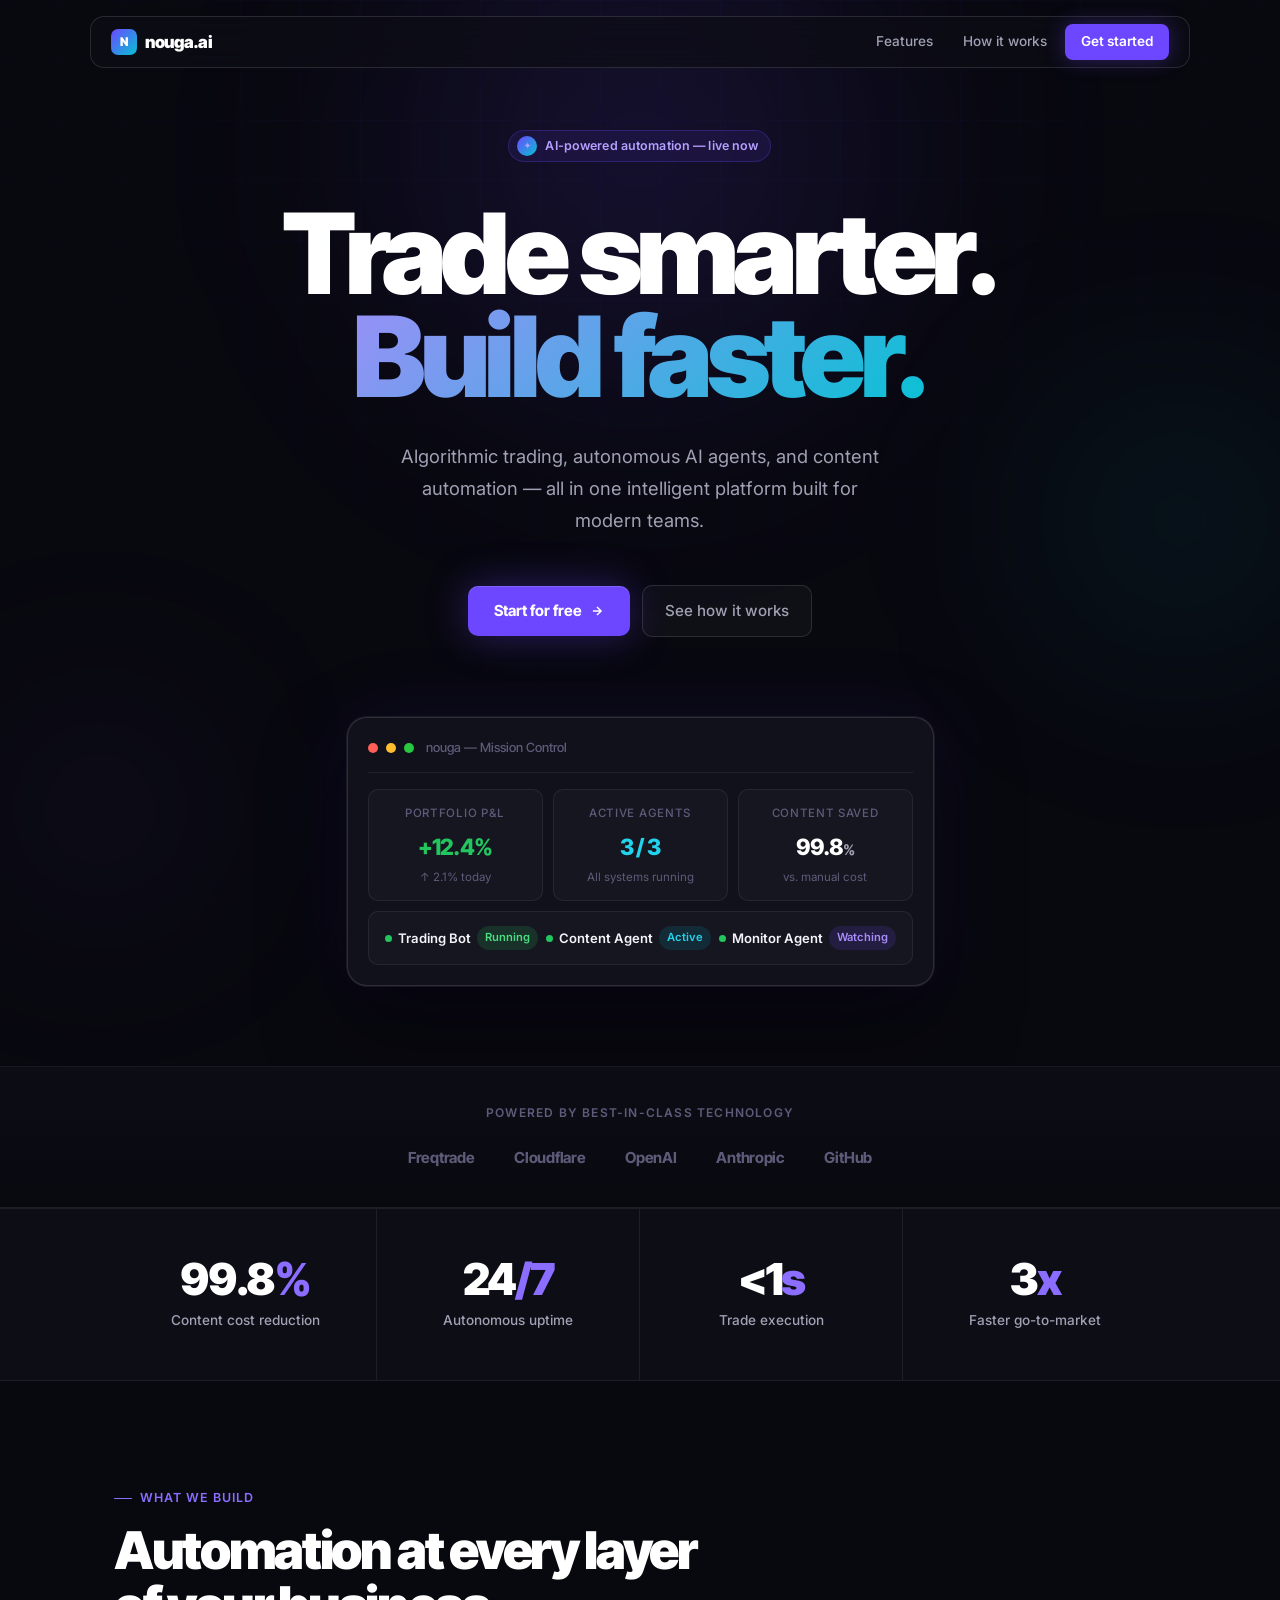
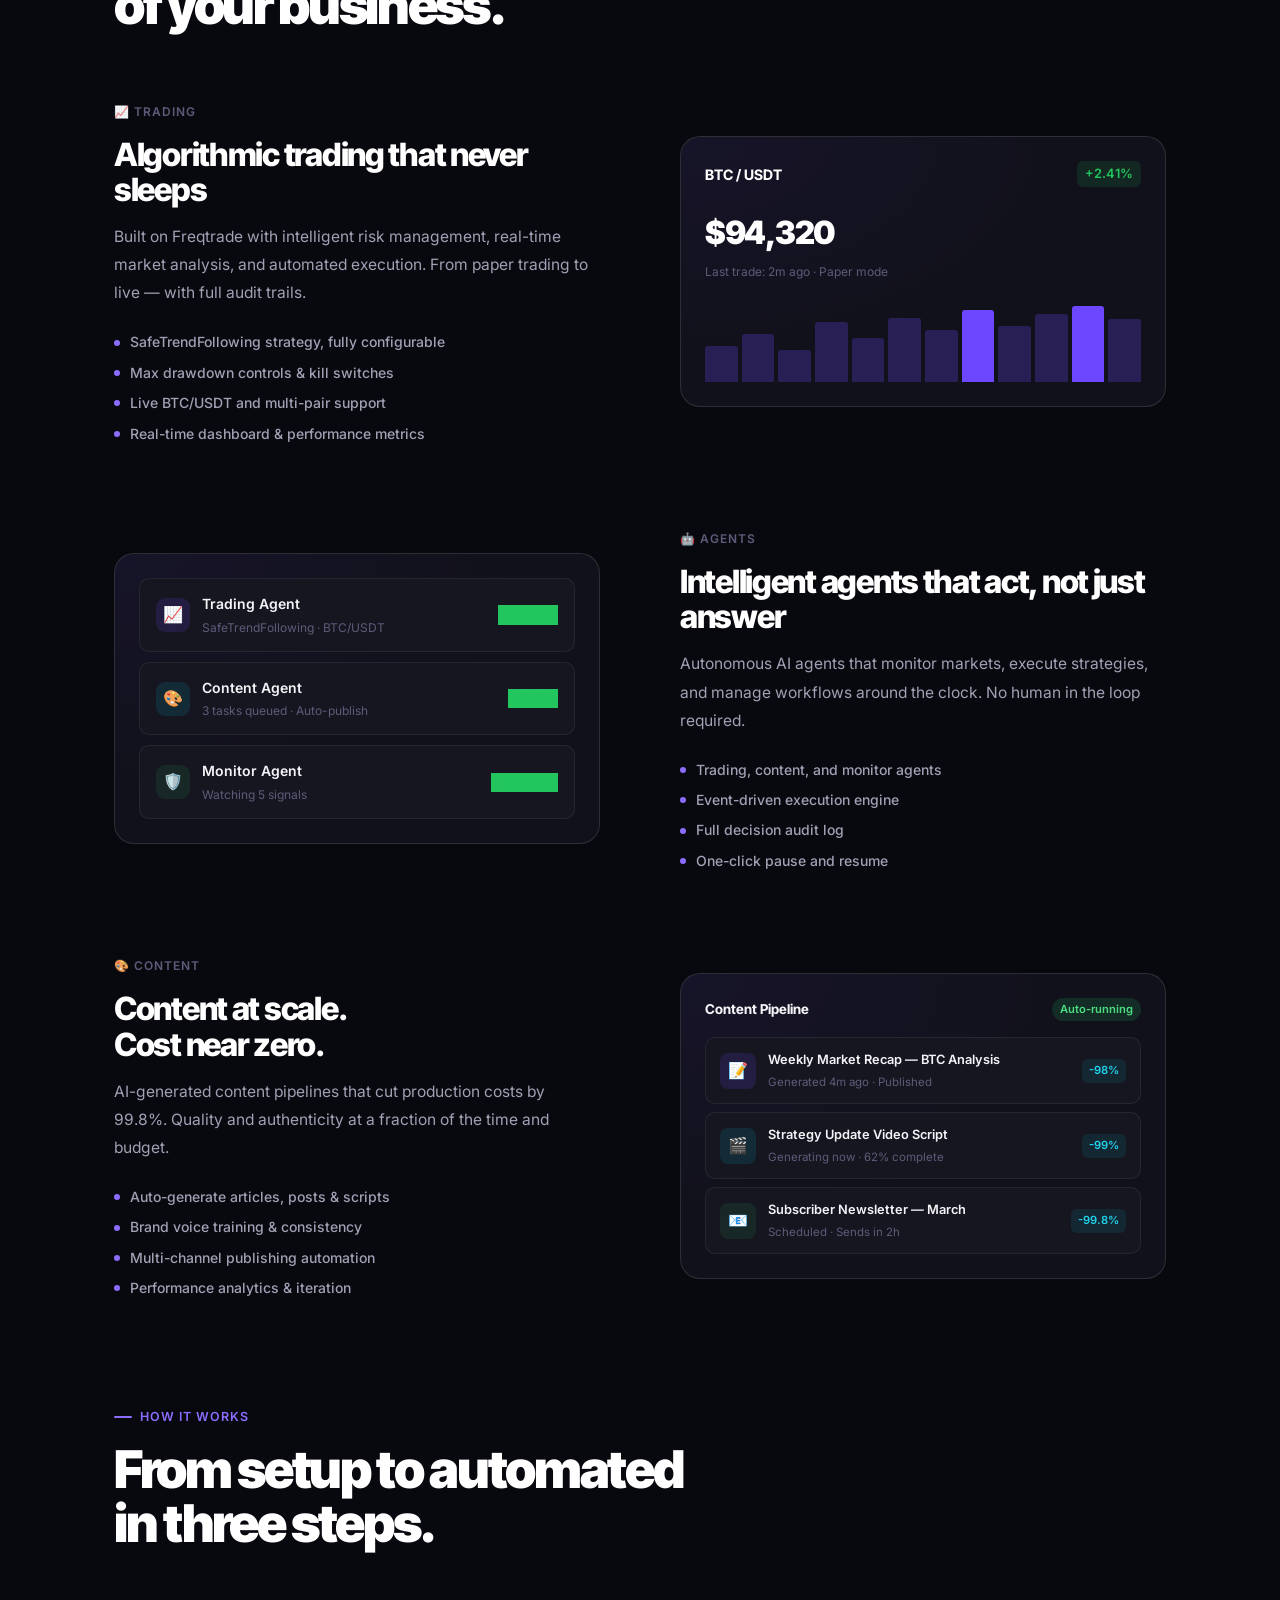
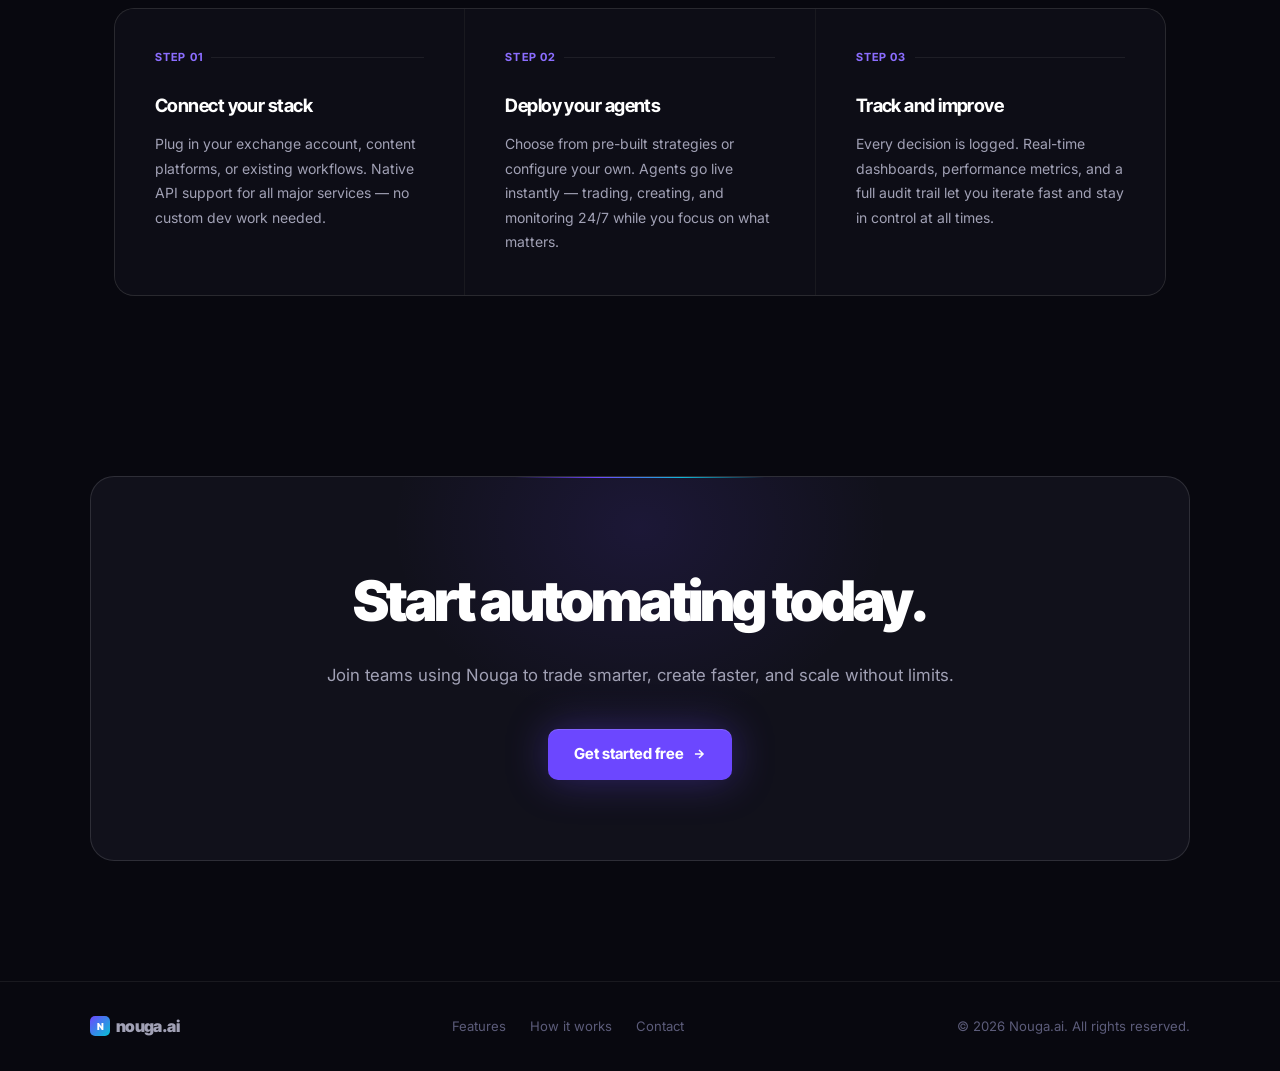
<file: index.html>
<!DOCTYPE html>
<html lang="en">
<head>
    <meta charset="UTF-8">
    <meta name="viewport" content="width=device-width, initial-scale=1.0">
    <title>Nouga.ai — Intelligent Automation</title>
    <meta name="description" content="AI-powered trading, intelligent agents, and content automation. Built for teams that move fast.">
    <link rel="preconnect" href="https://fonts.googleapis.com">
    <link rel="preconnect" href="https://fonts.gstatic.com" crossorigin>
    <link href="https://fonts.googleapis.com/css2?family=Inter+Tight:ital,wght@0,400;0,500;0,600;0,700;0,800;0,900;1,800&family=Inter:wght@300;400;500;600&display=swap" rel="stylesheet">
    <style>
    /* ============================================================
       RESET & BASE
    ============================================================ */
    *, *::before, *::after { margin: 0; padding: 0; box-sizing: border-box; }
    html { scroll-behavior: smooth; font-size: 16px; }

    :root {
        --bg:        #08080f;
        --bg1:       #0d0d16;
        --bg2:       #11111b;
        --bg3:       #161620;
        --p:         #6c47ff;   /* primary purple */
        --p-light:   #8b6dff;
        --p-glow:    rgba(108,71,255,0.35);
        --c:         #06c2d4;   /* cyan */
        --c-light:   #22d3ee;
        --g:         #22c55e;   /* green */
        --text:      #f4f4f8;
        --text2:     #a1a1b5;
        --text3:     #5c5c7a;
        --border:    rgba(255,255,255,0.07);
        --border2:   rgba(255,255,255,0.12);
        --radius:    14px;
        --radius-lg: 20px;
    }

    body {
        font-family: 'Inter', system-ui, sans-serif;
        background: var(--bg);
        color: var(--text);
        line-height: 1.6;
        -webkit-font-smoothing: antialiased;
        overflow-x: hidden;
    }

    a { text-decoration: none; color: inherit; }

    /* ============================================================
       ANIMATED GRID BACKGROUND
    ============================================================ */
    .grid-bg {
        position: fixed;
        inset: 0;
        z-index: 0;
        pointer-events: none;
        background-image:
            linear-gradient(rgba(108,71,255,0.03) 1px, transparent 1px),
            linear-gradient(90deg, rgba(108,71,255,0.03) 1px, transparent 1px);
        background-size: 60px 60px;
        mask-image: radial-gradient(ellipse 80% 80% at 50% 0%, black 30%, transparent 100%);
    }

    /* ============================================================
       NAV
    ============================================================ */
    .nav {
        position: fixed;
        top: 16px;
        left: 50%;
        transform: translateX(-50%);
        z-index: 1000;
        width: calc(100% - 48px);
        max-width: 1100px;
        background: rgba(13,13,22,0.7);
        backdrop-filter: blur(20px);
        -webkit-backdrop-filter: blur(20px);
        border: 1px solid var(--border2);
        border-radius: 14px;
        padding: 0 20px;
        height: 52px;
        display: flex;
        align-items: center;
        justify-content: space-between;
        transition: background 0.3s;
    }

    .nav-logo {
        font-family: 'Inter Tight', sans-serif;
        font-weight: 900;
        font-size: 1.05rem;
        letter-spacing: -0.04em;
        color: #fff;
        display: flex;
        align-items: center;
        gap: 8px;
    }

    .nav-logo-mark {
        width: 26px;
        height: 26px;
        border-radius: 7px;
        background: linear-gradient(135deg, var(--p), var(--c));
        display: flex;
        align-items: center;
        justify-content: center;
        font-size: 0.75rem;
        font-weight: 900;
        color: #fff;
        letter-spacing: -0.02em;
        flex-shrink: 0;
    }

    .nav-links {
        display: flex;
        align-items: center;
        gap: 6px;
    }

    .nav-link {
        font-size: 0.85rem;
        font-weight: 500;
        color: var(--text2);
        padding: 6px 12px;
        border-radius: 8px;
        transition: color 0.2s, background 0.2s;
    }
    .nav-link:hover { color: var(--text); background: rgba(255,255,255,0.05); }

    .nav-cta {
        font-size: 0.85rem;
        font-weight: 600;
        color: #fff;
        background: var(--p);
        padding: 7px 16px;
        border-radius: 8px;
        transition: opacity 0.2s, transform 0.2s;
        box-shadow: 0 0 20px var(--p-glow);
    }
    .nav-cta:hover { opacity: 0.88; transform: translateY(-1px); }

    /* ============================================================
       HERO
    ============================================================ */
    .hero {
        position: relative;
        min-height: 100vh;
        display: flex;
        flex-direction: column;
        align-items: center;
        justify-content: center;
        padding: 130px 24px 80px;
        text-align: center;
        overflow: hidden;
        z-index: 1;
    }

    /* animated gradient mesh */
    .hero-mesh {
        position: absolute;
        inset: 0;
        z-index: 0;
        overflow: hidden;
    }

    .mesh-orb {
        position: absolute;
        border-radius: 50%;
        filter: blur(100px);
        animation: float 8s ease-in-out infinite;
    }

    .mesh-orb-1 {
        width: 700px; height: 700px;
        background: radial-gradient(circle, rgba(108,71,255,0.18) 0%, transparent 70%);
        top: -200px; left: 50%;
        transform: translateX(-50%);
        animation-duration: 10s;
    }

    .mesh-orb-2 {
        width: 400px; height: 400px;
        background: radial-gradient(circle, rgba(6,194,212,0.12) 0%, transparent 70%);
        top: 30%; right: -100px;
        animation-delay: -3s;
        animation-duration: 12s;
    }

    .mesh-orb-3 {
        width: 300px; height: 300px;
        background: radial-gradient(circle, rgba(139,109,255,0.1) 0%, transparent 70%);
        bottom: 10%; left: -50px;
        animation-delay: -6s;
        animation-duration: 9s;
    }

    @keyframes float {
        0%, 100% { transform: translateY(0) translateX(0) scale(1); }
        33%       { transform: translateY(-30px) translateX(15px) scale(1.05); }
        66%       { transform: translateY(20px) translateX(-10px) scale(0.97); }
    }

    .hero-inner {
        position: relative;
        z-index: 1;
        max-width: 820px;
    }

    .hero-badge {
        display: inline-flex;
        align-items: center;
        gap: 8px;
        background: rgba(108,71,255,0.1);
        border: 1px solid rgba(108,71,255,0.25);
        color: #b4a0ff;
        padding: 5px 12px 5px 8px;
        border-radius: 100px;
        font-size: 0.78rem;
        font-weight: 600;
        letter-spacing: 0.01em;
        margin-bottom: 2.5rem;
        animation: fade-up 0.8s ease both;
    }

    .badge-dot {
        width: 20px; height: 20px;
        border-radius: 50%;
        background: linear-gradient(135deg, var(--p), var(--c));
        display: flex;
        align-items: center;
        justify-content: center;
        font-size: 0.6rem;
    }

    .hero h1 {
        font-family: 'Inter Tight', sans-serif;
        font-size: clamp(3.2rem, 9vw, 7rem);
        font-weight: 900;
        letter-spacing: -0.05em;
        line-height: 0.92;
        color: #fff;
        margin-bottom: 2rem;
        animation: fade-up 0.8s ease 0.1s both;
    }

    .hero h1 .line-2 {
        display: block;
        background: linear-gradient(135deg, #a78bfa 0%, #06c2d4 50%, #4ade80 100%);
        -webkit-background-clip: text;
        -webkit-text-fill-color: transparent;
        background-clip: text;
        background-size: 200%;
        animation: gradient-shift 4s ease infinite, fade-up 0.8s ease 0.1s both;
    }

    @keyframes gradient-shift {
        0%, 100% { background-position: 0% 50%; }
        50%       { background-position: 100% 50%; }
    }

    .hero-desc {
        font-size: clamp(1rem, 2vw, 1.15rem);
        color: var(--text2);
        max-width: 500px;
        margin: 0 auto 3rem;
        font-weight: 400;
        line-height: 1.75;
        animation: fade-up 0.8s ease 0.2s both;
    }

    .hero-btns {
        display: flex;
        align-items: center;
        justify-content: center;
        gap: 12px;
        flex-wrap: wrap;
        animation: fade-up 0.8s ease 0.3s both;
    }

    .btn-primary {
        display: inline-flex;
        align-items: center;
        gap: 8px;
        background: var(--p);
        color: #fff;
        font-family: 'Inter Tight', sans-serif;
        font-weight: 700;
        font-size: 0.95rem;
        padding: 13px 26px;
        border-radius: 10px;
        transition: opacity 0.2s, transform 0.2s, box-shadow 0.2s;
        box-shadow: 0 0 40px var(--p-glow), inset 0 1px 0 rgba(255,255,255,0.15);
    }
    .btn-primary:hover {
        opacity: 0.9;
        transform: translateY(-2px);
        box-shadow: 0 0 60px var(--p-glow), inset 0 1px 0 rgba(255,255,255,0.15);
    }

    .btn-outline {
        display: inline-flex;
        align-items: center;
        gap: 8px;
        color: var(--text2);
        font-weight: 500;
        font-size: 0.95rem;
        padding: 13px 22px;
        border-radius: 10px;
        border: 1px solid var(--border2);
        background: rgba(255,255,255,0.03);
        transition: color 0.2s, border-color 0.2s, background 0.2s;
    }
    .btn-outline:hover {
        color: var(--text);
        border-color: rgba(255,255,255,0.2);
        background: rgba(255,255,255,0.06);
    }

    /* hero dashboard card */
    .hero-card {
        position: relative;
        z-index: 1;
        margin-top: 5rem;
        background: var(--bg2);
        border: 1px solid var(--border2);
        border-radius: var(--radius-lg);
        padding: 20px;
        max-width: 720px;
        margin-left: auto;
        margin-right: auto;
        box-shadow: 0 0 0 1px var(--border), 0 40px 80px rgba(0,0,0,0.5), 0 0 80px rgba(108,71,255,0.1);
        animation: fade-up 0.8s ease 0.4s both;
    }

    .hero-card-bar {
        display: flex;
        align-items: center;
        gap: 8px;
        margin-bottom: 16px;
        padding-bottom: 14px;
        border-bottom: 1px solid var(--border);
    }

    .hc-dot { width: 10px; height: 10px; border-radius: 50%; }
    .hc-red    { background: #ff5f57; }
    .hc-yellow { background: #febc2e; }
    .hc-green  { background: #28c840; }

    .hc-title {
        margin-left: 4px;
        font-size: 0.8rem;
        color: var(--text3);
        font-weight: 500;
        font-family: 'Inter Tight', sans-serif;
    }

    .hero-card-grid {
        display: grid;
        grid-template-columns: 1fr 1fr 1fr;
        gap: 10px;
    }

    .hc-metric {
        background: var(--bg3);
        border: 1px solid var(--border);
        border-radius: 10px;
        padding: 14px 16px;
    }

    .hc-metric-label {
        font-size: 0.72rem;
        color: var(--text3);
        font-weight: 500;
        text-transform: uppercase;
        letter-spacing: 0.06em;
        margin-bottom: 6px;
    }

    .hc-metric-value {
        font-family: 'Inter Tight', sans-serif;
        font-size: 1.4rem;
        font-weight: 800;
        letter-spacing: -0.04em;
        color: #fff;
    }

    .hc-metric-value.up   { color: var(--g); }
    .hc-metric-value.cyan { color: var(--c-light); }

    .hc-metric-sub {
        font-size: 0.72rem;
        color: var(--text3);
        margin-top: 3px;
    }

    .hc-status {
        grid-column: span 3;
        background: var(--bg3);
        border: 1px solid var(--border);
        border-radius: 10px;
        padding: 14px 16px;
        display: flex;
        align-items: center;
        justify-content: space-between;
        flex-wrap: wrap;
        gap: 8px;
    }

    .hc-status-row {
        display: flex;
        align-items: center;
        gap: 6px;
        font-size: 0.8rem;
        font-weight: 500;
    }

    .hc-pill {
        padding: 3px 8px;
        border-radius: 100px;
        font-size: 0.7rem;
        font-weight: 600;
    }

    .pill-green { background: rgba(34,197,94,0.15); color: #4ade80; }
    .pill-cyan  { background: rgba(6,194,212,0.12); color: #22d3ee; }
    .pill-purple { background: rgba(108,71,255,0.15); color: #a78bfa; }

    /* ============================================================
       SOCIAL PROOF
    ============================================================ */
    .proof-strip {
        position: relative;
        z-index: 1;
        border-top: 1px solid var(--border);
        border-bottom: 1px solid var(--border);
        background: linear-gradient(180deg, var(--bg1) 0%, var(--bg) 100%);
        padding: 36px 24px;
        text-align: center;
        overflow: hidden;
    }

    .proof-label {
        font-size: 0.75rem;
        font-weight: 600;
        color: var(--text3);
        letter-spacing: 0.1em;
        text-transform: uppercase;
        margin-bottom: 1.5rem;
    }

    .proof-logos {
        display: flex;
        align-items: center;
        justify-content: center;
        gap: 40px;
        flex-wrap: wrap;
    }

    .proof-logo {
        font-family: 'Inter Tight', sans-serif;
        font-weight: 700;
        font-size: 0.95rem;
        color: var(--text3);
        letter-spacing: -0.02em;
        transition: color 0.2s;
    }
    .proof-logo:hover { color: var(--text2); }

    /* ============================================================
       SECTIONS SHARED
    ============================================================ */
    .section {
        position: relative;
        z-index: 1;
        padding: 100px 24px;
        max-width: 1100px;
        margin: 0 auto;
    }

    .section-eyebrow {
        display: inline-flex;
        align-items: center;
        gap: 8px;
        font-size: 0.78rem;
        font-weight: 600;
        color: var(--p-light);
        letter-spacing: 0.08em;
        text-transform: uppercase;
        margin-bottom: 1rem;
    }

    .section-eyebrow::before {
        content: '';
        width: 18px;
        height: 1.5px;
        background: var(--p-light);
        border-radius: 2px;
    }

    .section-h2 {
        font-family: 'Inter Tight', sans-serif;
        font-size: clamp(2rem, 4.5vw, 3.25rem);
        font-weight: 900;
        letter-spacing: -0.045em;
        color: #fff;
        line-height: 1.05;
        margin-bottom: 1rem;
    }

    .section-sub {
        font-size: 1.05rem;
        color: var(--text2);
        max-width: 460px;
        line-height: 1.75;
    }

    /* ============================================================
       FEATURE ALTERNATING ROWS
    ============================================================ */
    .features-list {
        display: flex;
        flex-direction: column;
        gap: 80px;
        margin-top: 4rem;
    }

    .feature-row {
        display: grid;
        grid-template-columns: 1fr 1fr;
        gap: 5rem;
        align-items: center;
    }

    .feature-row.reverse { direction: rtl; }
    .feature-row.reverse > * { direction: ltr; }

    .feature-text { }

    .feature-tag {
        display: inline-flex;
        align-items: center;
        gap: 6px;
        font-size: 0.75rem;
        font-weight: 600;
        color: var(--text3);
        text-transform: uppercase;
        letter-spacing: 0.08em;
        margin-bottom: 1rem;
    }

    .feature-h3 {
        font-family: 'Inter Tight', sans-serif;
        font-size: clamp(1.5rem, 3vw, 2rem);
        font-weight: 800;
        letter-spacing: -0.04em;
        color: #fff;
        line-height: 1.1;
        margin-bottom: 1rem;
    }

    .feature-p {
        font-size: 0.975rem;
        color: var(--text2);
        line-height: 1.8;
        margin-bottom: 1.5rem;
    }

    .feature-list {
        list-style: none;
        display: flex;
        flex-direction: column;
        gap: 8px;
    }

    .feature-list li {
        display: flex;
        align-items: center;
        gap: 10px;
        font-size: 0.875rem;
        color: var(--text2);
        font-weight: 500;
    }

    .feature-list li::before {
        content: '';
        width: 6px;
        height: 6px;
        border-radius: 50%;
        background: var(--p-light);
        flex-shrink: 0;
    }

    /* feature visual panels */
    .feature-visual {
        background: var(--bg2);
        border: 1px solid var(--border2);
        border-radius: var(--radius-lg);
        padding: 24px;
        position: relative;
        overflow: hidden;
        transition: border-color 0.3s, transform 0.4s;
    }

    .feature-visual:hover {
        border-color: rgba(108,71,255,0.3);
        transform: translateY(-4px);
    }

    .feature-visual::before {
        content: '';
        position: absolute;
        inset: 0;
        background: radial-gradient(ellipse at top left, rgba(108,71,255,0.06), transparent 60%);
    }

    /* trading chart mockup */
    .chart-wrap {
        position: relative;
        z-index: 1;
    }

    .chart-header {
        display: flex;
        align-items: center;
        justify-content: space-between;
        margin-bottom: 20px;
    }

    .chart-pair {
        font-family: 'Inter Tight', sans-serif;
        font-weight: 700;
        font-size: 0.9rem;
        color: #fff;
    }

    .chart-change {
        font-size: 0.8rem;
        font-weight: 600;
        padding: 3px 8px;
        border-radius: 6px;
        background: rgba(34,197,94,0.12);
        color: var(--g);
    }

    .chart-price {
        font-family: 'Inter Tight', sans-serif;
        font-size: 2rem;
        font-weight: 900;
        letter-spacing: -0.04em;
        color: #fff;
        margin-bottom: 4px;
    }

    .chart-sub-label { font-size: 0.75rem; color: var(--text3); margin-bottom: 20px; }

    .chart-bars {
        display: flex;
        align-items: flex-end;
        gap: 4px;
        height: 80px;
    }

    .bar {
        flex: 1;
        border-radius: 3px 3px 0 0;
        background: rgba(108,71,255,0.25);
        transition: background 0.2s;
    }
    .bar.active { background: var(--p); }
    .bar:hover  { background: rgba(108,71,255,0.6); }

    /* agent status panel */
    .agent-list {
        display: flex;
        flex-direction: column;
        gap: 10px;
        position: relative;
        z-index: 1;
    }

    .agent-item {
        display: flex;
        align-items: center;
        justify-content: space-between;
        background: var(--bg3);
        border: 1px solid var(--border);
        border-radius: 10px;
        padding: 14px 16px;
        transition: border-color 0.2s;
    }
    .agent-item:hover { border-color: rgba(108,71,255,0.2); }

    .agent-left { display: flex; align-items: center; gap: 12px; }

    .agent-icon {
        width: 34px; height: 34px;
        border-radius: 9px;
        display: flex;
        align-items: center;
        justify-content: center;
        font-size: 1rem;
        flex-shrink: 0;
    }

    .agent-name {
        font-size: 0.875rem;
        font-weight: 600;
        color: var(--text);
        margin-bottom: 2px;
    }

    .agent-meta { font-size: 0.75rem; color: var(--text3); }

    .agent-status {
        display: flex;
        align-items: center;
        gap: 6px;
        font-size: 0.75rem;
        font-weight: 600;
    }

    .status-dot {
        width: 7px; height: 7px;
        border-radius: 50%;
        animation: pulse-dot 2s infinite;
    }

    .status-green { background: var(--g); color: var(--g); }
    .status-dot-green { background: var(--g); }

    @keyframes pulse-dot {
        0%, 100% { opacity: 1; box-shadow: 0 0 0 0 rgba(34,197,94,0.4); }
        50%       { opacity: 0.8; box-shadow: 0 0 0 4px rgba(34,197,94,0); }
    }

    /* content panel */
    .content-panel {
        position: relative;
        z-index: 1;
    }

    .content-header {
        display: flex;
        align-items: center;
        justify-content: space-between;
        margin-bottom: 16px;
    }

    .content-title {
        font-family: 'Inter Tight', sans-serif;
        font-size: 0.85rem;
        font-weight: 700;
        color: var(--text);
    }

    .content-items {
        display: flex;
        flex-direction: column;
        gap: 8px;
    }

    .content-item {
        background: var(--bg3);
        border: 1px solid var(--border);
        border-radius: 10px;
        padding: 12px 14px;
        display: flex;
        align-items: center;
        gap: 12px;
        transition: border-color 0.2s;
    }
    .content-item:hover { border-color: rgba(6,194,212,0.2); }

    .content-thumb {
        width: 36px; height: 36px;
        border-radius: 8px;
        flex-shrink: 0;
        display: flex;
        align-items: center;
        justify-content: center;
        font-size: 1rem;
    }

    .content-item-text { flex: 1; min-width: 0; }

    .content-item-title {
        font-size: 0.8rem;
        font-weight: 600;
        color: var(--text);
        white-space: nowrap;
        overflow: hidden;
        text-overflow: ellipsis;
        margin-bottom: 2px;
    }

    .content-item-meta { font-size: 0.72rem; color: var(--text3); }

    .content-saving {
        font-size: 0.7rem;
        font-weight: 600;
        color: var(--c-light);
        background: rgba(6,194,212,0.1);
        padding: 3px 7px;
        border-radius: 6px;
        white-space: nowrap;
    }

    /* ============================================================
       STATS
    ============================================================ */
    .stats-section {
        position: relative;
        z-index: 1;
        border-top: 1px solid var(--border);
        border-bottom: 1px solid var(--border);
        background: var(--bg1);
    }

    .stats-grid {
        max-width: 1100px;
        margin: 0 auto;
        padding: 0 24px;
        display: grid;
        grid-template-columns: repeat(4, 1fr);
    }

    .stat-block {
        padding: 3rem 1.5rem;
        border-right: 1px solid var(--border);
        text-align: center;
    }
    .stat-block:last-child { border-right: none; }

    .stat-val {
        font-family: 'Inter Tight', sans-serif;
        font-size: 2.75rem;
        font-weight: 900;
        letter-spacing: -0.05em;
        color: #fff;
        line-height: 1;
        display: block;
        margin-bottom: 6px;
    }
    .stat-val em { font-style: normal; color: var(--p-light); }

    .stat-desc {
        font-size: 0.85rem;
        color: var(--text2);
        font-weight: 500;
    }

    /* ============================================================
       HOW IT WORKS
    ============================================================ */
    .how-grid {
        display: grid;
        grid-template-columns: repeat(3, 1fr);
        gap: 1px;
        background: var(--border);
        border: 1px solid var(--border);
        border-radius: var(--radius-lg);
        overflow: hidden;
        margin-top: 3.5rem;
    }

    .how-step {
        background: var(--bg1);
        padding: 2.5rem;
        position: relative;
        transition: background 0.3s;
    }
    .how-step:hover { background: var(--bg2); }

    .how-num {
        font-family: 'Inter Tight', sans-serif;
        font-size: 0.7rem;
        font-weight: 700;
        letter-spacing: 0.1em;
        color: var(--p-light);
        text-transform: uppercase;
        margin-bottom: 1.5rem;
        display: flex;
        align-items: center;
        gap: 8px;
    }

    .how-num::after {
        content: '';
        flex: 1;
        height: 1px;
        background: var(--border);
    }

    .how-step h3 {
        font-family: 'Inter Tight', sans-serif;
        font-size: 1.15rem;
        font-weight: 700;
        color: #fff;
        letter-spacing: -0.03em;
        margin-bottom: 0.75rem;
    }

    .how-step p {
        font-size: 0.875rem;
        color: var(--text2);
        line-height: 1.75;
    }

    /* ============================================================
       CTA
    ============================================================ */
    .cta-wrap {
        position: relative;
        z-index: 1;
        padding: 80px 24px 120px;
    }

    .cta-inner {
        max-width: 1100px;
        margin: 0 auto;
        position: relative;
        background: var(--bg2);
        border: 1px solid var(--border2);
        border-radius: 24px;
        padding: 80px 48px;
        text-align: center;
        overflow: hidden;
    }

    /* top edge glow line */
    .cta-inner::before {
        content: '';
        position: absolute;
        top: 0; left: 50%;
        transform: translateX(-50%);
        width: 250px;
        height: 1px;
        background: linear-gradient(90deg, transparent, var(--p), var(--c), transparent);
    }

    /* bg orb */
    .cta-inner::after {
        content: '';
        position: absolute;
        top: -150px; left: 50%;
        transform: translateX(-50%);
        width: 500px; height: 400px;
        background: radial-gradient(ellipse, rgba(108,71,255,0.12) 0%, transparent 70%);
        pointer-events: none;
    }

    .cta-inner h2 {
        font-family: 'Inter Tight', sans-serif;
        font-size: clamp(2rem, 5vw, 3.5rem);
        font-weight: 900;
        letter-spacing: -0.05em;
        color: #fff;
        margin-bottom: 1rem;
        position: relative;
        z-index: 1;
    }

    .cta-inner p {
        font-size: 1.05rem;
        color: var(--text2);
        margin-bottom: 2.5rem;
        position: relative;
        z-index: 1;
    }

    .cta-inner .btn-primary { position: relative; z-index: 1; }

    /* ============================================================
       FOOTER
    ============================================================ */
    footer {
        position: relative;
        z-index: 1;
        border-top: 1px solid var(--border);
        padding: 2rem 24px;
    }

    .footer-inner {
        max-width: 1100px;
        margin: 0 auto;
        display: flex;
        align-items: center;
        justify-content: space-between;
        flex-wrap: wrap;
        gap: 1rem;
    }

    .footer-logo {
        font-family: 'Inter Tight', sans-serif;
        font-weight: 900;
        font-size: 1rem;
        letter-spacing: -0.04em;
        color: var(--text2);
        display: flex;
        align-items: center;
        gap: 6px;
    }

    .footer-logo-mark {
        width: 20px; height: 20px;
        border-radius: 5px;
        background: linear-gradient(135deg, var(--p), var(--c));
        font-size: 0.6rem;
        font-weight: 900;
        color: #fff;
        display: flex;
        align-items: center;
        justify-content: center;
    }

    .footer-links {
        display: flex;
        gap: 1.5rem;
        flex-wrap: wrap;
    }

    .footer-links a {
        font-size: 0.82rem;
        color: var(--text3);
        transition: color 0.2s;
    }
    .footer-links a:hover { color: var(--text2); }

    .footer-copy {
        font-size: 0.82rem;
        color: var(--text3);
    }

    /* ============================================================
       ANIMATIONS
    ============================================================ */
    @keyframes fade-up {
        from { opacity: 0; transform: translateY(24px); }
        to   { opacity: 1; transform: translateY(0); }
    }

    .reveal {
        opacity: 0;
        transform: translateY(24px);
        transition: opacity 0.7s cubic-bezier(0.16,1,0.3,1), transform 0.7s cubic-bezier(0.16,1,0.3,1);
    }
    .reveal.visible { opacity: 1; transform: none; }
    .reveal-d1 { transition-delay: 0.1s; }
    .reveal-d2 { transition-delay: 0.2s; }
    .reveal-d3 { transition-delay: 0.3s; }

    /* ============================================================
       RESPONSIVE
    ============================================================ */
    @media (max-width: 860px) {
        .feature-row { grid-template-columns: 1fr; gap: 2.5rem; }
        .feature-row.reverse { direction: ltr; }
        .stats-grid { grid-template-columns: 1fr 1fr; }
        .stat-block:nth-child(2) { border-right: none; }
        .stat-block:nth-child(3) { border-top: 1px solid var(--border); }
        .stat-block:nth-child(4) { border-top: 1px solid var(--border); border-right: none; }
        .how-grid { grid-template-columns: 1fr; }
        .hero-card-grid { grid-template-columns: 1fr 1fr; }
        .hc-status { grid-column: span 2; }
        .cta-inner { padding: 48px 24px; }
    }

    @media (max-width: 600px) {
        .nav-links .nav-link { display: none; }
        .stats-grid { grid-template-columns: 1fr; }
        .stat-block { border-right: none; border-top: 1px solid var(--border); }
        .stat-block:first-child { border-top: none; }
        .hero-card-grid { grid-template-columns: 1fr; }
        .hc-status { grid-column: span 1; }
        .proof-logos { gap: 20px; }
        .footer-inner { justify-content: center; text-align: center; }
    }
    </style>
</head>
<body>

<div class="grid-bg"></div>

<!-- ══════════════════════════════════════
     NAV
══════════════════════════════════════ -->
<nav class="nav" id="nav">
    <a href="#" class="nav-logo">
        <div class="nav-logo-mark">N</div>
        nouga.ai
    </a>
    <div class="nav-links">
        <a href="#features" class="nav-link">Features</a>
        <a href="#how" class="nav-link">How it works</a>
        <a href="mailto:hello@nougat.ai" class="nav-cta">Get started</a>
    </div>
</nav>

<!-- ══════════════════════════════════════
     HERO
══════════════════════════════════════ -->
<section class="hero">
    <div class="hero-mesh">
        <div class="mesh-orb mesh-orb-1"></div>
        <div class="mesh-orb mesh-orb-2"></div>
        <div class="mesh-orb mesh-orb-3"></div>
    </div>
    <div class="hero-inner">
        <div class="hero-badge">
            <div class="badge-dot">✦</div>
            AI-powered automation — live now
        </div>
        <h1>
            Trade smarter.<br>
            <span class="line-2">Build faster.</span>
        </h1>
        <p class="hero-desc">
            Algorithmic trading, autonomous AI agents, and content automation — all in one intelligent platform built for modern teams.
        </p>
        <div class="hero-btns">
            <a href="mailto:hello@nougat.ai" class="btn-primary">
                Start for free
                <svg width="14" height="14" viewBox="0 0 24 24" fill="none" stroke="currentColor" stroke-width="2.5"><path d="M5 12h14M12 5l7 7-7 7"/></svg>
            </a>
            <a href="#features" class="btn-outline">
                See how it works
            </a>
        </div>
    </div>

    <!-- Dashboard preview card -->
    <div class="hero-card">
        <div class="hero-card-bar">
            <div class="hc-dot hc-red"></div>
            <div class="hc-dot hc-yellow"></div>
            <div class="hc-dot hc-green"></div>
            <span class="hc-title">nouga — Mission Control</span>
        </div>
        <div class="hero-card-grid">
            <div class="hc-metric">
                <div class="hc-metric-label">Portfolio P&L</div>
                <div class="hc-metric-value up">+12.4%</div>
                <div class="hc-metric-sub">↑ 2.1% today</div>
            </div>
            <div class="hc-metric">
                <div class="hc-metric-label">Active Agents</div>
                <div class="hc-metric-value cyan">3 / 3</div>
                <div class="hc-metric-sub">All systems running</div>
            </div>
            <div class="hc-metric">
                <div class="hc-metric-label">Content Saved</div>
                <div class="hc-metric-value">99.8<span style="font-size:0.9rem;color:var(--text2)">%</span></div>
                <div class="hc-metric-sub">vs. manual cost</div>
            </div>
            <div class="hc-status">
                <div class="hc-status-row">
                    <div class="status-dot status-dot-green"></div>
                    <span style="font-size:0.82rem;font-weight:600;color:var(--text)">Trading Bot</span>
                    <span class="hc-pill pill-green">Running</span>
                </div>
                <div class="hc-status-row">
                    <div class="status-dot status-dot-green"></div>
                    <span style="font-size:0.82rem;font-weight:600;color:var(--text)">Content Agent</span>
                    <span class="hc-pill pill-cyan">Active</span>
                </div>
                <div class="hc-status-row">
                    <div class="status-dot status-dot-green"></div>
                    <span style="font-size:0.82rem;font-weight:600;color:var(--text)">Monitor Agent</span>
                    <span class="hc-pill pill-purple">Watching</span>
                </div>
            </div>
        </div>
    </div>
</section>

<!-- ══════════════════════════════════════
     SOCIAL PROOF
══════════════════════════════════════ -->
<div class="proof-strip">
    <p class="proof-label">Powered by best-in-class technology</p>
    <div class="proof-logos">
        <span class="proof-logo">Freqtrade</span>
        <span class="proof-logo">Cloudflare</span>
        <span class="proof-logo">OpenAI</span>
        <span class="proof-logo">Anthropic</span>
        <span class="proof-logo">GitHub</span>
    </div>
</div>

<!-- ══════════════════════════════════════
     STATS
══════════════════════════════════════ -->
<div class="stats-section">
    <div class="stats-grid">
        <div class="stat-block reveal">
            <span class="stat-val">99.8<em>%</em></span>
            <span class="stat-desc">Content cost reduction</span>
        </div>
        <div class="stat-block reveal reveal-d1">
            <span class="stat-val">24<em>/7</em></span>
            <span class="stat-desc">Autonomous uptime</span>
        </div>
        <div class="stat-block reveal reveal-d2">
            <span class="stat-val">&lt;1<em>s</em></span>
            <span class="stat-desc">Trade execution</span>
        </div>
        <div class="stat-block reveal reveal-d3">
            <span class="stat-val">3<em>x</em></span>
            <span class="stat-desc">Faster go-to-market</span>
        </div>
    </div>
</div>

<!-- ══════════════════════════════════════
     FEATURES
══════════════════════════════════════ -->
<section class="section" id="features">
    <div class="reveal">
        <div class="section-eyebrow">What we build</div>
        <h2 class="section-h2">Automation at every layer<br>of your business.</h2>
    </div>

    <div class="features-list">

        <!-- Feature 1: Trading -->
        <div class="feature-row reveal">
            <div class="feature-text">
                <div class="feature-tag">📈 Trading</div>
                <h3 class="feature-h3">Algorithmic trading that never sleeps</h3>
                <p class="feature-p">Built on Freqtrade with intelligent risk management, real-time market analysis, and automated execution. From paper trading to live — with full audit trails.</p>
                <ul class="feature-list">
                    <li>SafeTrendFollowing strategy, fully configurable</li>
                    <li>Max drawdown controls & kill switches</li>
                    <li>Live BTC/USDT and multi-pair support</li>
                    <li>Real-time dashboard & performance metrics</li>
                </ul>
            </div>
            <div class="feature-visual">
                <div class="chart-wrap">
                    <div class="chart-header">
                        <span class="chart-pair">BTC / USDT</span>
                        <span class="chart-change">+2.41%</span>
                    </div>
                    <div class="chart-price">$94,320</div>
                    <div class="chart-sub-label">Last trade: 2m ago · Paper mode</div>
                    <div class="chart-bars">
                        <div class="bar" style="height:45%"></div>
                        <div class="bar" style="height:60%"></div>
                        <div class="bar" style="height:40%"></div>
                        <div class="bar" style="height:75%"></div>
                        <div class="bar" style="height:55%"></div>
                        <div class="bar" style="height:80%"></div>
                        <div class="bar" style="height:65%"></div>
                        <div class="bar active" style="height:90%"></div>
                        <div class="bar" style="height:70%"></div>
                        <div class="bar" style="height:85%"></div>
                        <div class="bar active" style="height:95%"></div>
                        <div class="bar" style="height:78%"></div>
                    </div>
                </div>
            </div>
        </div>

        <!-- Feature 2: Agents -->
        <div class="feature-row reverse reveal">
            <div class="feature-text">
                <div class="feature-tag">🤖 Agents</div>
                <h3 class="feature-h3">Intelligent agents that act, not just answer</h3>
                <p class="feature-p">Autonomous AI agents that monitor markets, execute strategies, and manage workflows around the clock. No human in the loop required.</p>
                <ul class="feature-list">
                    <li>Trading, content, and monitor agents</li>
                    <li>Event-driven execution engine</li>
                    <li>Full decision audit log</li>
                    <li>One-click pause and resume</li>
                </ul>
            </div>
            <div class="feature-visual">
                <div class="agent-list">
                    <div class="agent-item">
                        <div class="agent-left">
                            <div class="agent-icon" style="background:rgba(108,71,255,0.15)">📈</div>
                            <div>
                                <div class="agent-name">Trading Agent</div>
                                <div class="agent-meta">SafeTrendFollowing · BTC/USDT</div>
                            </div>
                        </div>
                        <div class="agent-status status-green">
                            <div class="status-dot status-dot-green"></div>
                            Running
                        </div>
                    </div>
                    <div class="agent-item">
                        <div class="agent-left">
                            <div class="agent-icon" style="background:rgba(6,194,212,0.12)">🎨</div>
                            <div>
                                <div class="agent-name">Content Agent</div>
                                <div class="agent-meta">3 tasks queued · Auto-publish</div>
                            </div>
                        </div>
                        <div class="agent-status status-green">
                            <div class="status-dot status-dot-green"></div>
                            Active
                        </div>
                    </div>
                    <div class="agent-item">
                        <div class="agent-left">
                            <div class="agent-icon" style="background:rgba(34,197,94,0.1)">🛡️</div>
                            <div>
                                <div class="agent-name">Monitor Agent</div>
                                <div class="agent-meta">Watching 5 signals</div>
                            </div>
                        </div>
                        <div class="agent-status status-green">
                            <div class="status-dot status-dot-green"></div>
                            Watching
                        </div>
                    </div>
                </div>
            </div>
        </div>

        <!-- Feature 3: Content -->
        <div class="feature-row reveal">
            <div class="feature-text">
                <div class="feature-tag">🎨 Content</div>
                <h3 class="feature-h3">Content at scale.<br>Cost near zero.</h3>
                <p class="feature-p">AI-generated content pipelines that cut production costs by 99.8%. Quality and authenticity at a fraction of the time and budget.</p>
                <ul class="feature-list">
                    <li>Auto-generate articles, posts & scripts</li>
                    <li>Brand voice training & consistency</li>
                    <li>Multi-channel publishing automation</li>
                    <li>Performance analytics & iteration</li>
                </ul>
            </div>
            <div class="feature-visual">
                <div class="content-panel">
                    <div class="content-header">
                        <span class="content-title">Content Pipeline</span>
                        <span class="hc-pill pill-green">Auto-running</span>
                    </div>
                    <div class="content-items">
                        <div class="content-item">
                            <div class="content-thumb" style="background:rgba(108,71,255,0.15)">📝</div>
                            <div class="content-item-text">
                                <div class="content-item-title">Weekly Market Recap — BTC Analysis</div>
                                <div class="content-item-meta">Generated 4m ago · Published</div>
                            </div>
                            <span class="content-saving">-98%</span>
                        </div>
                        <div class="content-item">
                            <div class="content-thumb" style="background:rgba(6,194,212,0.12)">🎬</div>
                            <div class="content-item-text">
                                <div class="content-item-title">Strategy Update Video Script</div>
                                <div class="content-item-meta">Generating now · 62% complete</div>
                            </div>
                            <span class="content-saving">-99%</span>
                        </div>
                        <div class="content-item">
                            <div class="content-thumb" style="background:rgba(34,197,94,0.1)">📧</div>
                            <div class="content-item-text">
                                <div class="content-item-title">Subscriber Newsletter — March</div>
                                <div class="content-item-meta">Scheduled · Sends in 2h</div>
                            </div>
                            <span class="content-saving">-99.8%</span>
                        </div>
                    </div>
                </div>
            </div>
        </div>

    </div>
</section>

<!-- ══════════════════════════════════════
     HOW IT WORKS
══════════════════════════════════════ -->
<section class="section" id="how" style="padding-top:0">
    <div class="reveal">
        <div class="section-eyebrow">How it works</div>
        <h2 class="section-h2">From setup to automated<br>in three steps.</h2>
    </div>
    <div class="how-grid reveal">
        <div class="how-step">
            <div class="how-num">Step 01</div>
            <h3>Connect your stack</h3>
            <p>Plug in your exchange account, content platforms, or existing workflows. Native API support for all major services — no custom dev work needed.</p>
        </div>
        <div class="how-step">
            <div class="how-num">Step 02</div>
            <h3>Deploy your agents</h3>
            <p>Choose from pre-built strategies or configure your own. Agents go live instantly — trading, creating, and monitoring 24/7 while you focus on what matters.</p>
        </div>
        <div class="how-step">
            <div class="how-num">Step 03</div>
            <h3>Track and improve</h3>
            <p>Every decision is logged. Real-time dashboards, performance metrics, and a full audit trail let you iterate fast and stay in control at all times.</p>
        </div>
    </div>
</section>

<!-- ══════════════════════════════════════
     CTA
══════════════════════════════════════ -->
<div class="cta-wrap">
    <div class="cta-inner reveal">
        <h2>Start automating today.</h2>
        <p>Join teams using Nouga to trade smarter, create faster, and scale without limits.</p>
        <a href="mailto:hello@nougat.ai" class="btn-primary">
            Get started free
            <svg width="14" height="14" viewBox="0 0 24 24" fill="none" stroke="currentColor" stroke-width="2.5"><path d="M5 12h14M12 5l7 7-7 7"/></svg>
        </a>
    </div>
</div>

<!-- ══════════════════════════════════════
     FOOTER
══════════════════════════════════════ -->
<footer>
    <div class="footer-inner">
        <a href="#" class="footer-logo">
            <div class="footer-logo-mark">N</div>
            nouga.ai
        </a>
        <div class="footer-links">
            <a href="#features">Features</a>
            <a href="#how">How it works</a>
            <a href="mailto:hello@nougat.ai">Contact</a>
        </div>
        <span class="footer-copy">&copy; 2026 Nouga.ai. All rights reserved.</span>
    </div>
</footer>

<script>
    // Scroll reveal
    const io = new IntersectionObserver(entries => {
        entries.forEach(e => {
            if (e.isIntersecting) { e.target.classList.add('visible'); io.unobserve(e.target); }
        });
    }, { threshold: 0.07, rootMargin: '0px 0px -40px 0px' });
    document.querySelectorAll('.reveal').forEach(el => io.observe(el));

    // Smooth scroll
    document.querySelectorAll('a[href^="#"]').forEach(a => {
        a.addEventListener('click', e => {
            const t = document.querySelector(a.getAttribute('href'));
            if (t) { e.preventDefault(); t.scrollIntoView({ behavior: 'smooth' }); }
        });
    });
</script>
</body>
</html>
</file>
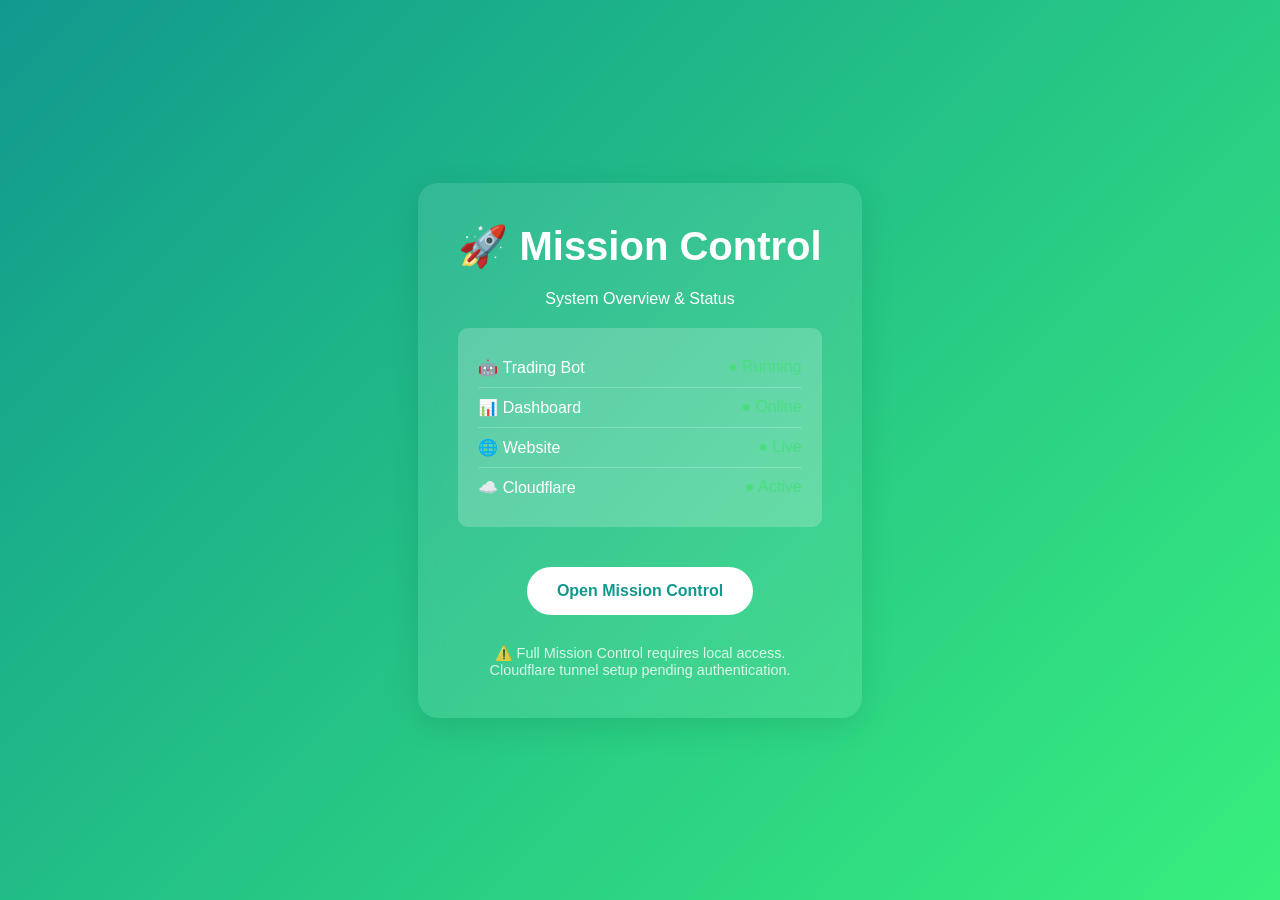
<file: mission/index.html>
<!DOCTYPE html>
<html lang="en">
<head>
    <meta charset="UTF-8">
    <meta name="viewport" content="width=device-width, initial-scale=1.0">
    <title>Nougat AI - Mission Control</title>
    <style>
        * { margin: 0; padding: 0; box-sizing: border-box; }
        body {
            font-family: -apple-system, BlinkMacSystemFont, 'Segoe UI', Roboto, sans-serif;
            background: linear-gradient(135deg, #11998e 0%, #38ef7d 100%);
            min-height: 100vh;
            display: flex;
            flex-direction: column;
            align-items: center;
            justify-content: center;
            color: white;
            padding: 20px;
        }
        .container {
            max-width: 600px;
            text-align: center;
            background: rgba(255,255,255,0.1);
            backdrop-filter: blur(10px);
            padding: 40px;
            border-radius: 20px;
            box-shadow: 0 8px 32px rgba(0,0,0,0.1);
        }
        h1 { font-size: 2.5em; margin-bottom: 20px; }
        .systems { 
            background: rgba(255,255,255,0.2); 
            padding: 20px; 
            border-radius: 10px; 
            margin: 20px 0;
            text-align: left;
        }
        .system-item {
            display: flex;
            justify-content: space-between;
            padding: 10px 0;
            border-bottom: 1px solid rgba(255,255,255,0.2);
        }
        .system-item:last-child { border-bottom: none; }
        .online { color: #4ade80; }
        .offline { color: #f87171; }
        .btn {
            display: inline-block;
            background: white;
            color: #11998e;
            padding: 15px 30px;
            border-radius: 30px;
            text-decoration: none;
            font-weight: bold;
            margin-top: 20px;
            transition: transform 0.2s;
        }
        .btn:hover { transform: scale(1.05); }
        .note {
            margin-top: 30px;
            font-size: 0.9em;
            opacity: 0.8;
        }
    </style>
</head>
<body>
    <div class="container">
        <h1>🚀 Mission Control</h1>
        <p>System Overview & Status</p>
        
        <div class="systems">
            <div class="system-item">
                <span>🤖 Trading Bot</span>
                <span class="online">● Running</span>
            </div>
            <div class="system-item">
                <span>📊 Dashboard</span>
                <span class="online">● Online</span>
            </div>
            <div class="system-item">
                <span>🌐 Website</span>
                <span class="online">● Live</span>
            </div>
            <div class="system-item">
                <span>☁️ Cloudflare</span>
                <span class="online">● Active</span>
            </div>
        </div>
        
        <a href="http://localhost:8502" class="btn">Open Mission Control</a>
        
        <p class="note">
            ⚠️ Full Mission Control requires local access.<br>
            Cloudflare tunnel setup pending authentication.
        </p>
    </div>
</body>
</html>
</file>
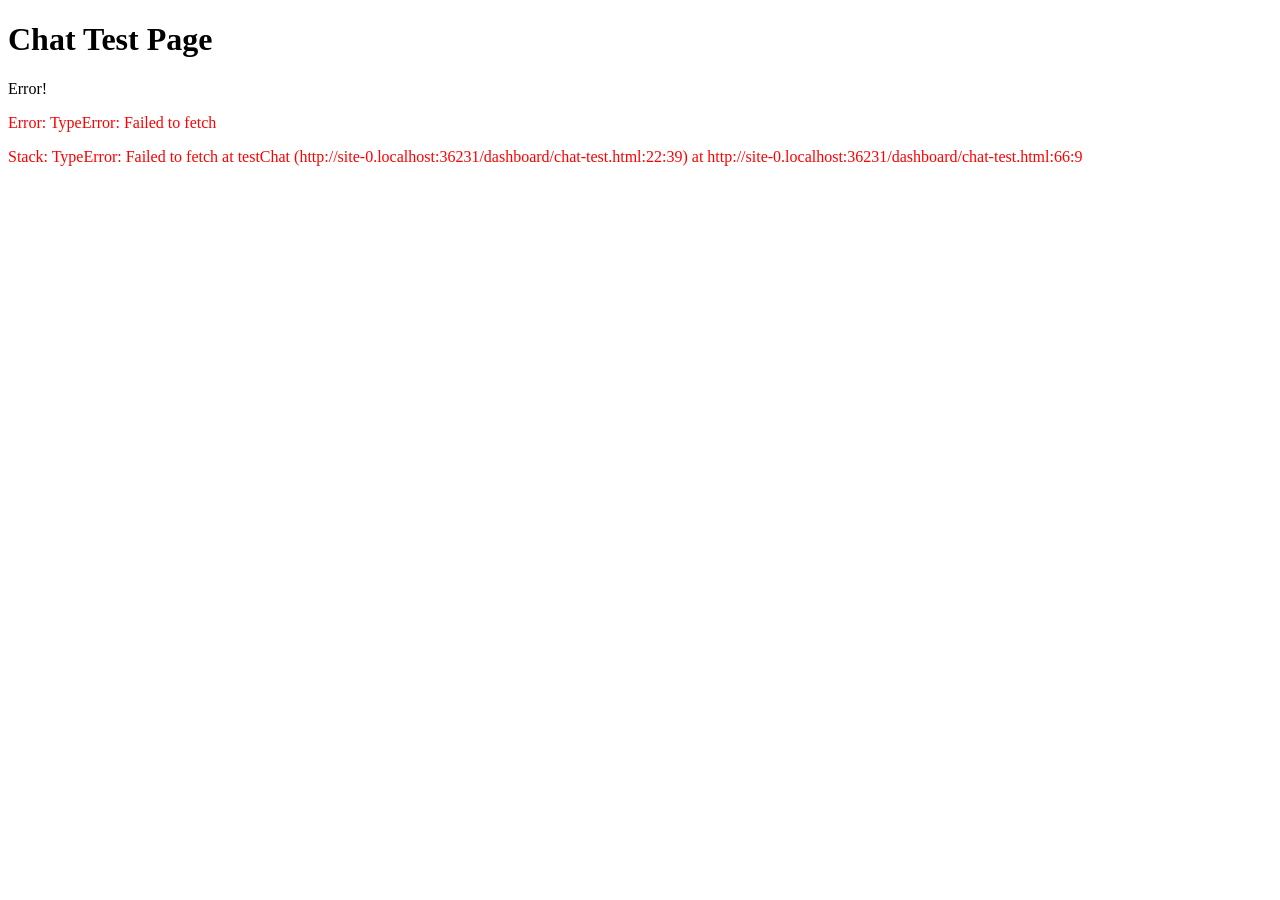
<file: dashboard/chat-test.html>
<!DOCTYPE html>
<html>
<head>
    <title>Chat Test</title>
</head>
<body>
    <h1>Chat Test Page</h1>
    <div id="status">Testing...</div>
    <div id="result"></div>
    
    <script>
        const API_HOST = "https://api.nouga.ai";
        const API = `${API_HOST}/api`;
        
        async function testChat() {
            const status = document.getElementById('status');
            const result = document.getElementById('result');
            
            try {
                // Test 1: Auth status
                status.textContent = "Testing auth...";
                const authRes = await fetch(`${API_HOST}/api/auth/status`, { 
                    credentials: "include" 
                });
                const authData = await authRes.json();
                result.innerHTML += `<p>Auth: ${JSON.stringify(authData)}</p>`;
                
                if (!authData.authenticated) {
                    result.innerHTML += `<p style="color:red">Not authenticated! Please login first.</p>`;
                    return;
                }
                
                // Test 2: Send chat message
                status.textContent = "Sending chat message...";
                const chatUrl = `${API}/agents/lara/chat`;
                result.innerHTML += `<p>Chat URL: ${chatUrl}</p>`;
                
                try {
                    const chatRes = await fetch(chatUrl, {
                        method: "POST",
                        headers: { "Content-Type": "application/json" },
                        body: JSON.stringify({ message: "Test from debug page" }),
                        credentials: "include",
                        mode: "cors"
                    });
                    result.innerHTML += `<p>Response received, status: ${chatRes.status}</p>`;
                } catch (fetchErr) {
                    result.innerHTML += `<p style="color:red">Fetch error: ${fetchErr.name}: ${fetchErr.message}</p>`;
                    throw fetchErr;
                }
                
                result.innerHTML += `<p>Chat HTTP: ${chatRes.status}</p>`;
                
                const chatData = await chatRes.json();
                result.innerHTML += `<p>Chat response: ${JSON.stringify(chatData)}</p>`;
                
                status.textContent = "Success!";
                
            } catch (e) {
                status.textContent = "Error!";
                result.innerHTML += `<p style="color:red">Error: ${e.name}: ${e.message}</p>`;
                result.innerHTML += `<p style="color:red">Stack: ${e.stack}</p>`;
            }
        }
        
        testChat();
    </script>
</body>
</html>
</file>
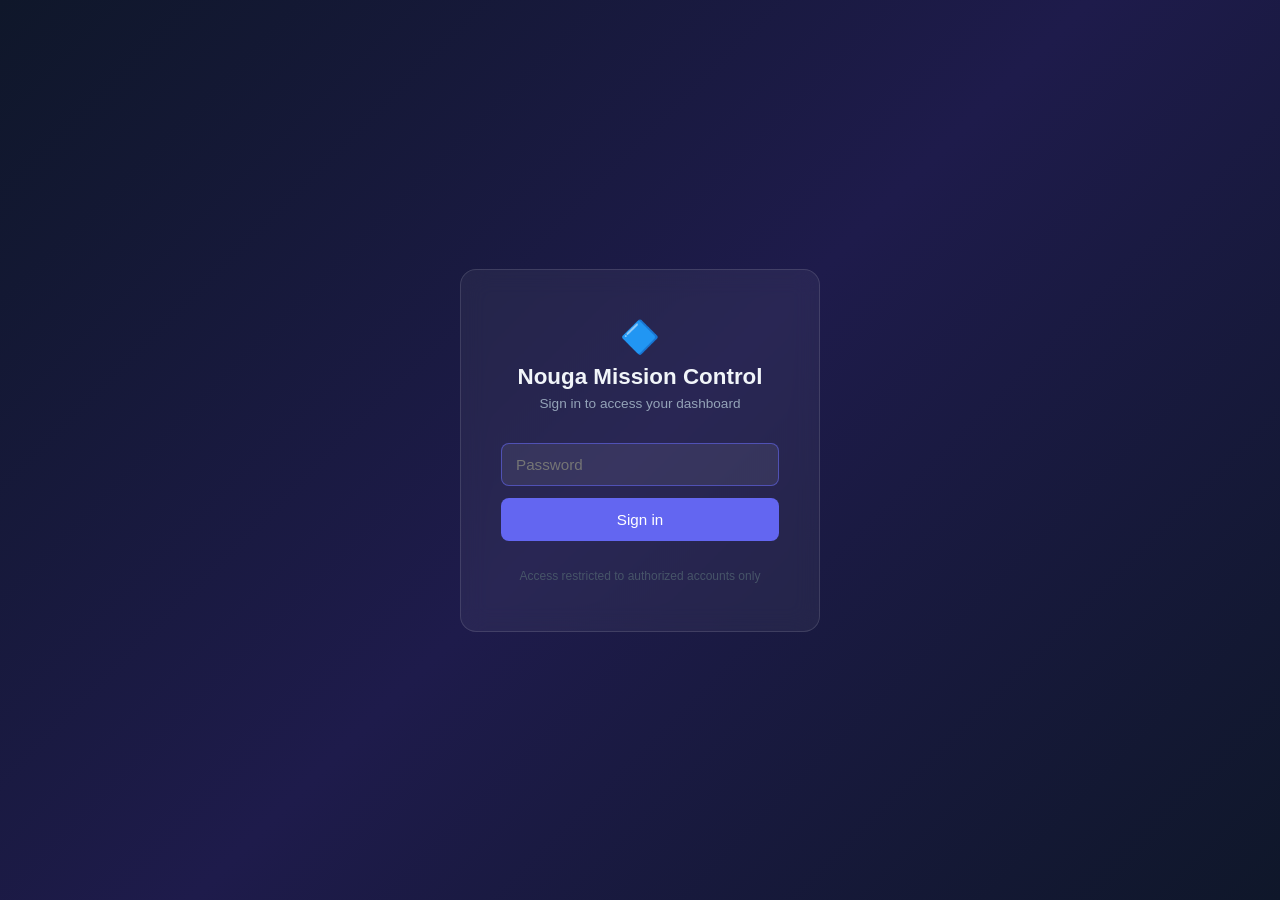
<file: dashboard/login.html>
<!DOCTYPE html>
<html lang="en">
<head>
    <meta charset="UTF-8">
    <meta name="viewport" content="width=device-width, initial-scale=1.0">
    <title>Nouga Dashboard — Login</title>
    <style>
        * { box-sizing: border-box; margin: 0; padding: 0; }
        body {
            display: flex;
            justify-content: center;
            align-items: center;
            min-height: 100vh;
            background: linear-gradient(135deg, #0f172a 0%, #1e1b4b 50%, #0f172a 100%);
            font-family: -apple-system, BlinkMacSystemFont, 'Segoe UI', Roboto, sans-serif;
        }
        .box {
            background: rgba(255,255,255,0.05);
            border: 1px solid rgba(255,255,255,0.12);
            backdrop-filter: blur(12px);
            padding: 48px 40px;
            border-radius: 16px;
            text-align: center;
            width: 360px;
        }
        .logo { font-size: 2rem; margin-bottom: 8px; }
        h1 { color: #f1f5f9; font-size: 1.4rem; font-weight: 700; margin-bottom: 6px; }
        .sub { color: #94a3b8; font-size: 0.85rem; margin-bottom: 32px; }
        .pw-form { width: 100%; }
        .pw-form input[type="password"] {
            width: 100%;
            padding: 12px 14px;
            border-radius: 8px;
            border: 1px solid rgba(255,255,255,0.15);
            background: rgba(255,255,255,0.07);
            color: #f1f5f9;
            font-size: 0.95rem;
            margin-bottom: 12px;
            outline: none;
        }
        .pw-form input[type="password"]:focus {
            border-color: rgba(99,102,241,0.6);
        }
        .pw-form button {
            width: 100%;
            padding: 13px;
            border-radius: 8px;
            border: none;
            background: #6366f1;
            color: white;
            font-size: 0.95rem;
            font-weight: 500;
            cursor: pointer;
            transition: background 0.15s;
        }
        .pw-form button:hover { background: #4f46e5; }
        .error {
            margin-top: 20px;
            padding: 10px 14px;
            background: rgba(239,68,68,0.15);
            border: 1px solid rgba(239,68,68,0.3);
            border-radius: 6px;
            color: #fca5a5;
            font-size: 0.82rem;
            display: none;
        }
        .footer { margin-top: 28px; color: #475569; font-size: 0.75rem; }
    </style>
</head>
<body>
    <div class="box">
        <div class="logo">🔷</div>
        <h1>Nouga Mission Control</h1>
        <p class="sub">Sign in to access your dashboard</p>
        <form class="pw-form" method="POST" action="https://api.nouga.ai/api/auth/simple-login">
            <input type="password" name="password" placeholder="Password" required autofocus>
            <button type="submit">Sign in</button>
        </form>
        <div class="error" id="error-msg"></div>
        <div class="footer">Access restricted to authorized accounts only</div>
    </div>
    <script>
        const p = new URLSearchParams(window.location.search);
        if (p.get('error')) {
            const el = document.getElementById('error-msg');
            el.textContent = p.get('error') === 'invalid_password' ? 'Incorrect password. Please try again.'
                           : p.get('error') === 'auth_failed'    ? 'Authentication failed. Please try again.'
                           : p.get('error');
            el.style.display = 'block';
        }
    </script>
</body>
</html>
</file>
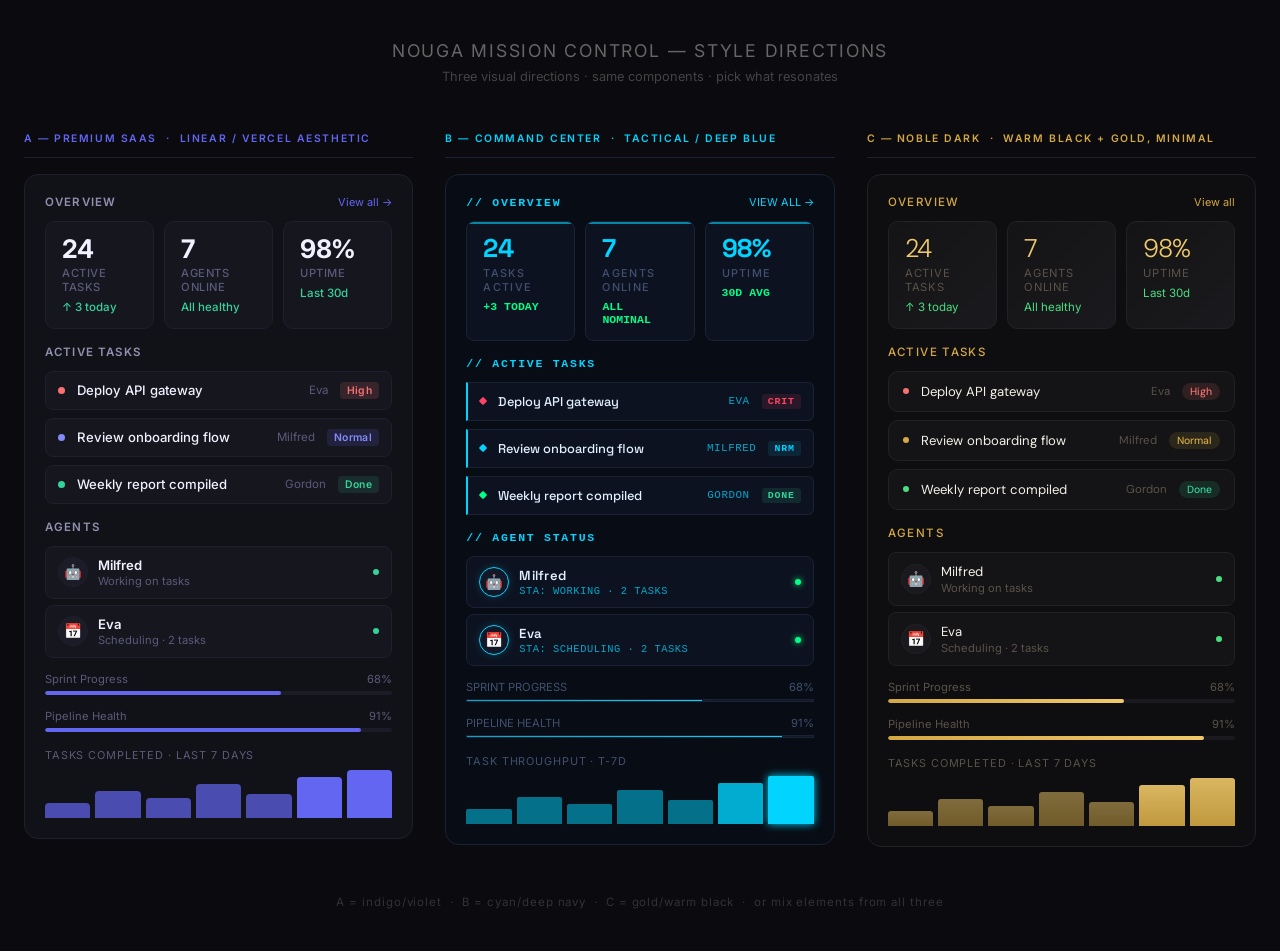
<file: dashboard/style-preview.html>
<!DOCTYPE html>
<html lang="en">
<head>
<meta charset="UTF-8">
<meta name="viewport" content="width=device-width, initial-scale=1.0">
<title>Nouga Dashboard — Style Directions</title>
<link href="https://fonts.googleapis.com/css2?family=Inter:wght@300;400;500;600;700&family=Space+Grotesk:wght@400;500;600;700&family=DM+Sans:wght@300;400;500;600&display=swap" rel="stylesheet">
<style>
* { margin: 0; padding: 0; box-sizing: border-box; }
body { background: #0a0a0f; color: #fff; font-family: 'Inter', sans-serif; padding: 40px 24px; }

h1 { text-align: center; font-size: 1.1rem; color: #666; font-weight: 400; letter-spacing: 0.1em; text-transform: uppercase; margin-bottom: 8px; }
.subtitle { text-align: center; color: #444; font-size: 0.8rem; margin-bottom: 48px; }

.grid { display: grid; grid-template-columns: repeat(3, 1fr); gap: 32px; max-width: 1400px; margin: 0 auto; }

.direction-label {
    font-size: 0.65rem;
    letter-spacing: 0.15em;
    text-transform: uppercase;
    font-weight: 600;
    margin-bottom: 16px;
    padding-bottom: 12px;
    border-bottom: 1px solid #222;
}

/* ─── DIRECTION A: Premium SaaS (Linear/Vercel) ─── */
.a { --bg0: #0d0d14; --bg1: #111118; --bg2: #16161f; --bg3: #1c1c28; --border: #1f1f2e; --accent: #6366f1; --accent2: #818cf8; --text1: #f0f0ff; --text2: #9090b0; --text3: #5a5a7a; --green: #34d399; --red: #f87171; --yellow: #fbbf24; }
.a .direction-label { color: #6366f1; border-color: #1f1f2e; }

/* ─── DIRECTION B: Command Center (NASA/Military) ─── */
.b { --bg0: #060810; --bg1: #080c14; --bg2: #0d1220; --bg3: #121828; --border: #1a2235; --accent: #00d4ff; --accent2: #00a8cc; --text1: #e0f0ff; --text2: #7090b0; --text3: #405070; --green: #00ff88; --red: #ff4466; --yellow: #ffcc00; }
.b .direction-label { color: #00d4ff; border-color: #1a2235; }

/* ─── DIRECTION C: Luxury Dark (Gold accents, noble) ─── */
.c { --bg0: #09090b; --bg1: #0e0e10; --bg2: #141416; --bg3: #1a1a1e; --border: #222226; --accent: #d4a843; --accent2: #f0c96a; --text1: #f5f0e8; --text2: #8a8070; --text3: #5a5248; --green: #4ade80; --red: #f87171; --yellow: #d4a843; }
.c .direction-label { color: #d4a843; border-color: #222226; }

.panel {
    background: var(--bg1);
    border: 1px solid var(--border);
    border-radius: 14px;
    padding: 20px;
}

/* Stat cards row */
.stats-row { display: grid; grid-template-columns: repeat(3, 1fr); gap: 10px; margin-bottom: 16px; }

/* DIRECTION A stat cards */
.a .stat-card {
    background: var(--bg2);
    border: 1px solid var(--border);
    border-radius: 10px;
    padding: 14px 16px;
}
.a .stat-value { font-size: 1.6rem; font-weight: 700; color: var(--text1); letter-spacing: -0.02em; line-height: 1; margin-bottom: 4px; }
.a .stat-label { font-size: 0.7rem; color: var(--text3); font-weight: 500; letter-spacing: 0.05em; text-transform: uppercase; }
.a .stat-delta { font-size: 0.72rem; color: var(--green); margin-top: 6px; font-weight: 500; }

/* DIRECTION B stat cards */
.b .stat-card {
    background: var(--bg2);
    border: 1px solid var(--border);
    border-radius: 8px;
    padding: 14px 16px;
    position: relative;
    overflow: hidden;
}
.b .stat-card::before {
    content: '';
    position: absolute;
    top: 0; left: 0; right: 0;
    height: 2px;
    background: var(--accent);
    opacity: 0.6;
}
.b .stat-value { font-size: 1.6rem; font-weight: 700; color: var(--accent); letter-spacing: -0.02em; line-height: 1; margin-bottom: 4px; font-family: 'Space Grotesk', monospace; }
.b .stat-label { font-size: 0.68rem; color: var(--text3); font-weight: 500; letter-spacing: 0.12em; text-transform: uppercase; }
.b .stat-delta { font-size: 0.72rem; color: var(--green); margin-top: 6px; font-weight: 600; font-family: monospace; }

/* DIRECTION C stat cards */
.c .stat-card {
    background: linear-gradient(135deg, var(--bg2) 0%, var(--bg3) 100%);
    border: 1px solid var(--border);
    border-radius: 10px;
    padding: 14px 16px;
}
.c .stat-value { font-size: 1.6rem; font-weight: 300; color: var(--accent2); letter-spacing: -0.01em; line-height: 1; margin-bottom: 4px; font-family: 'DM Sans', sans-serif; }
.c .stat-label { font-size: 0.7rem; color: var(--text3); font-weight: 400; letter-spacing: 0.08em; text-transform: uppercase; }
.c .stat-delta { font-size: 0.72rem; color: var(--green); margin-top: 6px; }

/* Task items */
.task-list { display: flex; flex-direction: column; gap: 8px; margin-bottom: 16px; }

.a .task-item {
    display: flex; align-items: center; gap: 12px;
    padding: 10px 12px;
    background: var(--bg2);
    border: 1px solid var(--border);
    border-radius: 8px;
    font-size: 0.82rem;
}
.a .task-item:hover { border-color: var(--accent); }
.a .task-dot { width: 7px; height: 7px; border-radius: 50%; flex-shrink: 0; }
.a .task-title { color: var(--text1); flex: 1; font-weight: 500; }
.a .task-agent { color: var(--text3); font-size: 0.72rem; }
.a .task-badge { font-size: 0.65rem; padding: 2px 7px; border-radius: 4px; font-weight: 600; letter-spacing: 0.04em; }

.b .task-item {
    display: flex; align-items: center; gap: 12px;
    padding: 10px 12px;
    background: var(--bg2);
    border: 1px solid var(--border);
    border-left: 2px solid var(--accent);
    border-radius: 0 6px 6px 0;
    font-size: 0.82rem;
}
.b .task-dot { width: 6px; height: 6px; border-radius: 1px; flex-shrink: 0; transform: rotate(45deg); }
.b .task-title { color: var(--text1); flex: 1; font-family: 'Space Grotesk', sans-serif; font-weight: 500; font-size: 0.8rem; }
.b .task-agent { color: var(--accent2); font-size: 0.68rem; font-family: monospace; letter-spacing: 0.05em; }
.b .task-badge { font-size: 0.62rem; padding: 2px 6px; border-radius: 3px; font-weight: 700; letter-spacing: 0.08em; font-family: monospace; }

.c .task-item {
    display: flex; align-items: center; gap: 12px;
    padding: 11px 14px;
    background: var(--bg2);
    border: 1px solid var(--border);
    border-radius: 10px;
    font-size: 0.82rem;
    font-family: 'DM Sans', sans-serif;
}
.c .task-dot { width: 6px; height: 6px; border-radius: 50%; flex-shrink: 0; }
.c .task-title { color: var(--text1); flex: 1; font-weight: 400; }
.c .task-agent { color: var(--text3); font-size: 0.72rem; }
.c .task-badge { font-size: 0.65rem; padding: 2px 8px; border-radius: 20px; font-weight: 500; }

/* Badges */
.badge-high { background: rgba(248,113,113,0.15); color: #f87171; }
.b .badge-high { background: rgba(255,68,102,0.12); color: #ff4466; }
.c .badge-high { background: rgba(248,113,113,0.12); color: #f87171; }
.badge-normal { background: rgba(99,102,241,0.15); color: #818cf8; }
.b .badge-normal { background: rgba(0,212,255,0.1); color: #00d4ff; }
.c .badge-normal { background: rgba(212,168,67,0.12); color: #d4a843; }
.badge-done { background: rgba(52,211,153,0.12); color: #34d399; }

/* Agent row */
.agent-row { display: flex; align-items: center; gap: 10px; padding: 10px 12px; border-radius: 8px; margin-bottom: 6px; background: var(--bg2); border: 1px solid var(--border); }
.agent-avatar { width: 30px; height: 30px; border-radius: 50%; display: flex; align-items: center; justify-content: center; font-size: 0.9rem; flex-shrink: 0; }
.a .agent-avatar { background: var(--bg3); border: 1px solid var(--border); }
.b .agent-avatar { background: var(--bg3); border: 1px solid var(--accent); box-shadow: 0 0 8px rgba(0,212,255,0.2); }
.c .agent-avatar { background: var(--bg3); border: 1px solid var(--border); }
.agent-name { font-size: 0.82rem; font-weight: 600; color: var(--text1); }
.a .agent-name { font-family: 'Inter', sans-serif; }
.b .agent-name { font-family: 'Space Grotesk', sans-serif; letter-spacing: 0.02em; }
.c .agent-name { font-family: 'DM Sans', sans-serif; font-weight: 400; }
.agent-status { font-size: 0.7rem; color: var(--text3); margin-top: 1px; }
.b .agent-status { font-family: monospace; color: var(--accent2); font-size: 0.65rem; letter-spacing: 0.05em; }
.status-dot { width: 6px; height: 6px; border-radius: 50%; background: var(--green); margin-left: auto; flex-shrink: 0; }
.b .status-dot { box-shadow: 0 0 6px var(--green); }

/* Mini chart */
.chart-wrap { margin-top: 16px; }
.chart-label { font-size: 0.68rem; color: var(--text3); margin-bottom: 8px; text-transform: uppercase; letter-spacing: 0.08em; }

.bar-chart { display: flex; align-items: flex-end; gap: 5px; height: 48px; }
.bar { flex: 1; border-radius: 3px 3px 0 0; transition: opacity 0.2s; }
.a .bar { background: var(--accent); opacity: 0.7; border-radius: 4px 4px 0 0; }
.a .bar:last-child, .a .bar:nth-last-child(2) { opacity: 1; }
.b .bar { background: var(--accent); opacity: 0.5; border-radius: 2px 2px 0 0; }
.b .bar:last-child { opacity: 1; box-shadow: 0 0 8px var(--accent); }
.b .bar:nth-last-child(2) { opacity: 0.8; }
.c .bar { background: linear-gradient(to top, var(--accent), var(--accent2)); opacity: 0.5; border-radius: 3px 3px 0 0; }
.c .bar:last-child, .c .bar:nth-last-child(2) { opacity: 0.9; }

/* Section header */
.section-hdr { display: flex; justify-content: space-between; align-items: center; margin-bottom: 12px; }
.section-title { font-size: 0.72rem; font-weight: 600; color: var(--text2); text-transform: uppercase; letter-spacing: 0.1em; }
.a .section-title { color: var(--text2); }
.b .section-title { color: var(--accent); font-family: monospace; letter-spacing: 0.15em; }
.c .section-title { color: var(--accent); font-weight: 500; letter-spacing: 0.12em; }
.section-action { font-size: 0.68rem; color: var(--accent); cursor: pointer; }

/* Progress bar */
.progress-row { margin-top: 14px; }
.progress-label { display: flex; justify-content: space-between; font-size: 0.7rem; color: var(--text3); margin-bottom: 5px; }
.progress-track { height: 4px; background: var(--bg3); border-radius: 4px; overflow: hidden; }
.a .progress-fill { height: 100%; border-radius: 4px; background: var(--accent); }
.b .progress-fill { height: 100%; border-radius: 0; background: linear-gradient(90deg, var(--accent2), var(--accent)); box-shadow: 0 0 6px var(--accent); }
.c .progress-fill { height: 100%; border-radius: 4px; background: linear-gradient(90deg, var(--accent), var(--accent2)); }
.b .progress-track { height: 3px; border-radius: 0; background: var(--bg3); border: 1px solid var(--border); }
</style>
</head>
<body>

<h1>Nouga Mission Control — Style Directions</h1>
<p class="subtitle">Three visual directions · same components · pick what resonates</p>

<div class="grid">

    <!-- ─── DIRECTION A ─── -->
    <div class="a">
        <div class="direction-label">A — Premium SaaS &nbsp;·&nbsp; Linear / Vercel aesthetic</div>
        <div class="panel">
            <div class="section-hdr">
                <span class="section-title">Overview</span>
                <span class="section-action">View all →</span>
            </div>
            <div class="stats-row">
                <div class="stat-card">
                    <div class="stat-value">24</div>
                    <div class="stat-label">Active Tasks</div>
                    <div class="stat-delta">↑ 3 today</div>
                </div>
                <div class="stat-card">
                    <div class="stat-value">7</div>
                    <div class="stat-label">Agents Online</div>
                    <div class="stat-delta">All healthy</div>
                </div>
                <div class="stat-card">
                    <div class="stat-value">98%</div>
                    <div class="stat-label">Uptime</div>
                    <div class="stat-delta">Last 30d</div>
                </div>
            </div>

            <div class="section-hdr" style="margin-top:16px">
                <span class="section-title">Active Tasks</span>
            </div>
            <div class="task-list">
                <div class="task-item">
                    <div class="task-dot" style="background:#f87171"></div>
                    <span class="task-title">Deploy API gateway</span>
                    <span class="task-agent">Eva</span>
                    <span class="task-badge badge-high">High</span>
                </div>
                <div class="task-item">
                    <div class="task-dot" style="background:#818cf8"></div>
                    <span class="task-title">Review onboarding flow</span>
                    <span class="task-agent">Milfred</span>
                    <span class="task-badge badge-normal">Normal</span>
                </div>
                <div class="task-item">
                    <div class="task-dot" style="background:#34d399"></div>
                    <span class="task-title">Weekly report compiled</span>
                    <span class="task-agent">Gordon</span>
                    <span class="task-badge badge-done">Done</span>
                </div>
            </div>

            <div class="section-hdr">
                <span class="section-title">Agents</span>
            </div>
            <div class="agent-row">
                <div class="agent-avatar">🤖</div>
                <div><div class="agent-name">Milfred</div><div class="agent-status">Working on tasks</div></div>
                <div class="status-dot"></div>
            </div>
            <div class="agent-row">
                <div class="agent-avatar">📅</div>
                <div><div class="agent-name">Eva</div><div class="agent-status">Scheduling · 2 tasks</div></div>
                <div class="status-dot"></div>
            </div>

            <div class="progress-row">
                <div class="progress-label"><span>Sprint Progress</span><span>68%</span></div>
                <div class="progress-track"><div class="progress-fill" style="width:68%"></div></div>
            </div>
            <div class="progress-row">
                <div class="progress-label"><span>Pipeline Health</span><span>91%</span></div>
                <div class="progress-track"><div class="progress-fill" style="width:91%"></div></div>
            </div>

            <div class="chart-wrap">
                <div class="chart-label">Tasks Completed · Last 7 days</div>
                <div class="bar-chart">
                    <div class="bar" style="height:30%"></div>
                    <div class="bar" style="height:55%"></div>
                    <div class="bar" style="height:40%"></div>
                    <div class="bar" style="height:70%"></div>
                    <div class="bar" style="height:50%"></div>
                    <div class="bar" style="height:85%"></div>
                    <div class="bar" style="height:100%"></div>
                </div>
            </div>
        </div>
    </div>

    <!-- ─── DIRECTION B ─── -->
    <div class="b">
        <div class="direction-label">B — Command Center &nbsp;·&nbsp; Tactical / deep blue</div>
        <div class="panel">
            <div class="section-hdr">
                <span class="section-title">// OVERVIEW</span>
                <span class="section-action">VIEW ALL →</span>
            </div>
            <div class="stats-row">
                <div class="stat-card">
                    <div class="stat-value">24</div>
                    <div class="stat-label">TASKS ACTIVE</div>
                    <div class="stat-delta">+3 TODAY</div>
                </div>
                <div class="stat-card">
                    <div class="stat-value">7</div>
                    <div class="stat-label">AGENTS ONLINE</div>
                    <div class="stat-delta">ALL NOMINAL</div>
                </div>
                <div class="stat-card">
                    <div class="stat-value">98%</div>
                    <div class="stat-label">UPTIME</div>
                    <div class="stat-delta">30D AVG</div>
                </div>
            </div>

            <div class="section-hdr" style="margin-top:16px">
                <span class="section-title">// ACTIVE TASKS</span>
            </div>
            <div class="task-list">
                <div class="task-item">
                    <div class="task-dot" style="background:#ff4466"></div>
                    <span class="task-title">Deploy API gateway</span>
                    <span class="task-agent">EVA</span>
                    <span class="task-badge badge-high">CRIT</span>
                </div>
                <div class="task-item">
                    <div class="task-dot" style="background:#00d4ff"></div>
                    <span class="task-title">Review onboarding flow</span>
                    <span class="task-agent">MILFRED</span>
                    <span class="task-badge badge-normal">NRM</span>
                </div>
                <div class="task-item">
                    <div class="task-dot" style="background:#00ff88"></div>
                    <span class="task-title">Weekly report compiled</span>
                    <span class="task-agent">GORDON</span>
                    <span class="task-badge badge-done">DONE</span>
                </div>
            </div>

            <div class="section-hdr">
                <span class="section-title">// AGENT STATUS</span>
            </div>
            <div class="agent-row">
                <div class="agent-avatar">🤖</div>
                <div><div class="agent-name">Milfred</div><div class="agent-status">STA: WORKING · 2 TASKS</div></div>
                <div class="status-dot"></div>
            </div>
            <div class="agent-row">
                <div class="agent-avatar">📅</div>
                <div><div class="agent-name">Eva</div><div class="agent-status">STA: SCHEDULING · 2 TASKS</div></div>
                <div class="status-dot"></div>
            </div>

            <div class="progress-row">
                <div class="progress-label"><span>SPRINT PROGRESS</span><span>68%</span></div>
                <div class="progress-track"><div class="progress-fill" style="width:68%"></div></div>
            </div>
            <div class="progress-row">
                <div class="progress-label"><span>PIPELINE HEALTH</span><span>91%</span></div>
                <div class="progress-track"><div class="progress-fill" style="width:91%"></div></div>
            </div>

            <div class="chart-wrap">
                <div class="chart-label">TASK THROUGHPUT · T-7D</div>
                <div class="bar-chart">
                    <div class="bar" style="height:30%"></div>
                    <div class="bar" style="height:55%"></div>
                    <div class="bar" style="height:40%"></div>
                    <div class="bar" style="height:70%"></div>
                    <div class="bar" style="height:50%"></div>
                    <div class="bar" style="height:85%"></div>
                    <div class="bar" style="height:100%"></div>
                </div>
            </div>
        </div>
    </div>

    <!-- ─── DIRECTION C ─── -->
    <div class="c">
        <div class="direction-label">C — Noble Dark &nbsp;·&nbsp; Warm black + gold, minimal</div>
        <div class="panel">
            <div class="section-hdr">
                <span class="section-title">Overview</span>
                <span class="section-action">View all</span>
            </div>
            <div class="stats-row">
                <div class="stat-card">
                    <div class="stat-value">24</div>
                    <div class="stat-label">Active Tasks</div>
                    <div class="stat-delta">↑ 3 today</div>
                </div>
                <div class="stat-card">
                    <div class="stat-value">7</div>
                    <div class="stat-label">Agents Online</div>
                    <div class="stat-delta">All healthy</div>
                </div>
                <div class="stat-card">
                    <div class="stat-value">98%</div>
                    <div class="stat-label">Uptime</div>
                    <div class="stat-delta">Last 30d</div>
                </div>
            </div>

            <div class="section-hdr" style="margin-top:16px">
                <span class="section-title">Active Tasks</span>
            </div>
            <div class="task-list">
                <div class="task-item">
                    <div class="task-dot" style="background:#f87171"></div>
                    <span class="task-title">Deploy API gateway</span>
                    <span class="task-agent">Eva</span>
                    <span class="task-badge badge-high">High</span>
                </div>
                <div class="task-item">
                    <div class="task-dot" style="background:#d4a843"></div>
                    <span class="task-title">Review onboarding flow</span>
                    <span class="task-agent">Milfred</span>
                    <span class="task-badge badge-normal">Normal</span>
                </div>
                <div class="task-item">
                    <div class="task-dot" style="background:#4ade80"></div>
                    <span class="task-title">Weekly report compiled</span>
                    <span class="task-agent">Gordon</span>
                    <span class="task-badge badge-done">Done</span>
                </div>
            </div>

            <div class="section-hdr">
                <span class="section-title">Agents</span>
            </div>
            <div class="agent-row">
                <div class="agent-avatar">🤖</div>
                <div><div class="agent-name">Milfred</div><div class="agent-status">Working on tasks</div></div>
                <div class="status-dot"></div>
            </div>
            <div class="agent-row">
                <div class="agent-avatar">📅</div>
                <div><div class="agent-name">Eva</div><div class="agent-status">Scheduling · 2 tasks</div></div>
                <div class="status-dot"></div>
            </div>

            <div class="progress-row">
                <div class="progress-label"><span>Sprint Progress</span><span>68%</span></div>
                <div class="progress-track"><div class="progress-fill" style="width:68%"></div></div>
            </div>
            <div class="progress-row">
                <div class="progress-label"><span>Pipeline Health</span><span>91%</span></div>
                <div class="progress-track"><div class="progress-fill" style="width:91%"></div></div>
            </div>

            <div class="chart-wrap">
                <div class="chart-label">Tasks Completed · Last 7 days</div>
                <div class="bar-chart">
                    <div class="bar" style="height:30%"></div>
                    <div class="bar" style="height:55%"></div>
                    <div class="bar" style="height:40%"></div>
                    <div class="bar" style="height:70%"></div>
                    <div class="bar" style="height:50%"></div>
                    <div class="bar" style="height:85%"></div>
                    <div class="bar" style="height:100%"></div>
                </div>
            </div>
        </div>
    </div>

</div>

<p style="text-align:center;margin-top:48px;font-size:0.72rem;color:#333;letter-spacing:0.08em">
    A = indigo/violet &nbsp;·&nbsp; B = cyan/deep navy &nbsp;·&nbsp; C = gold/warm black &nbsp;·&nbsp; or mix elements from all three
</p>

</body>
</html>
</file>
